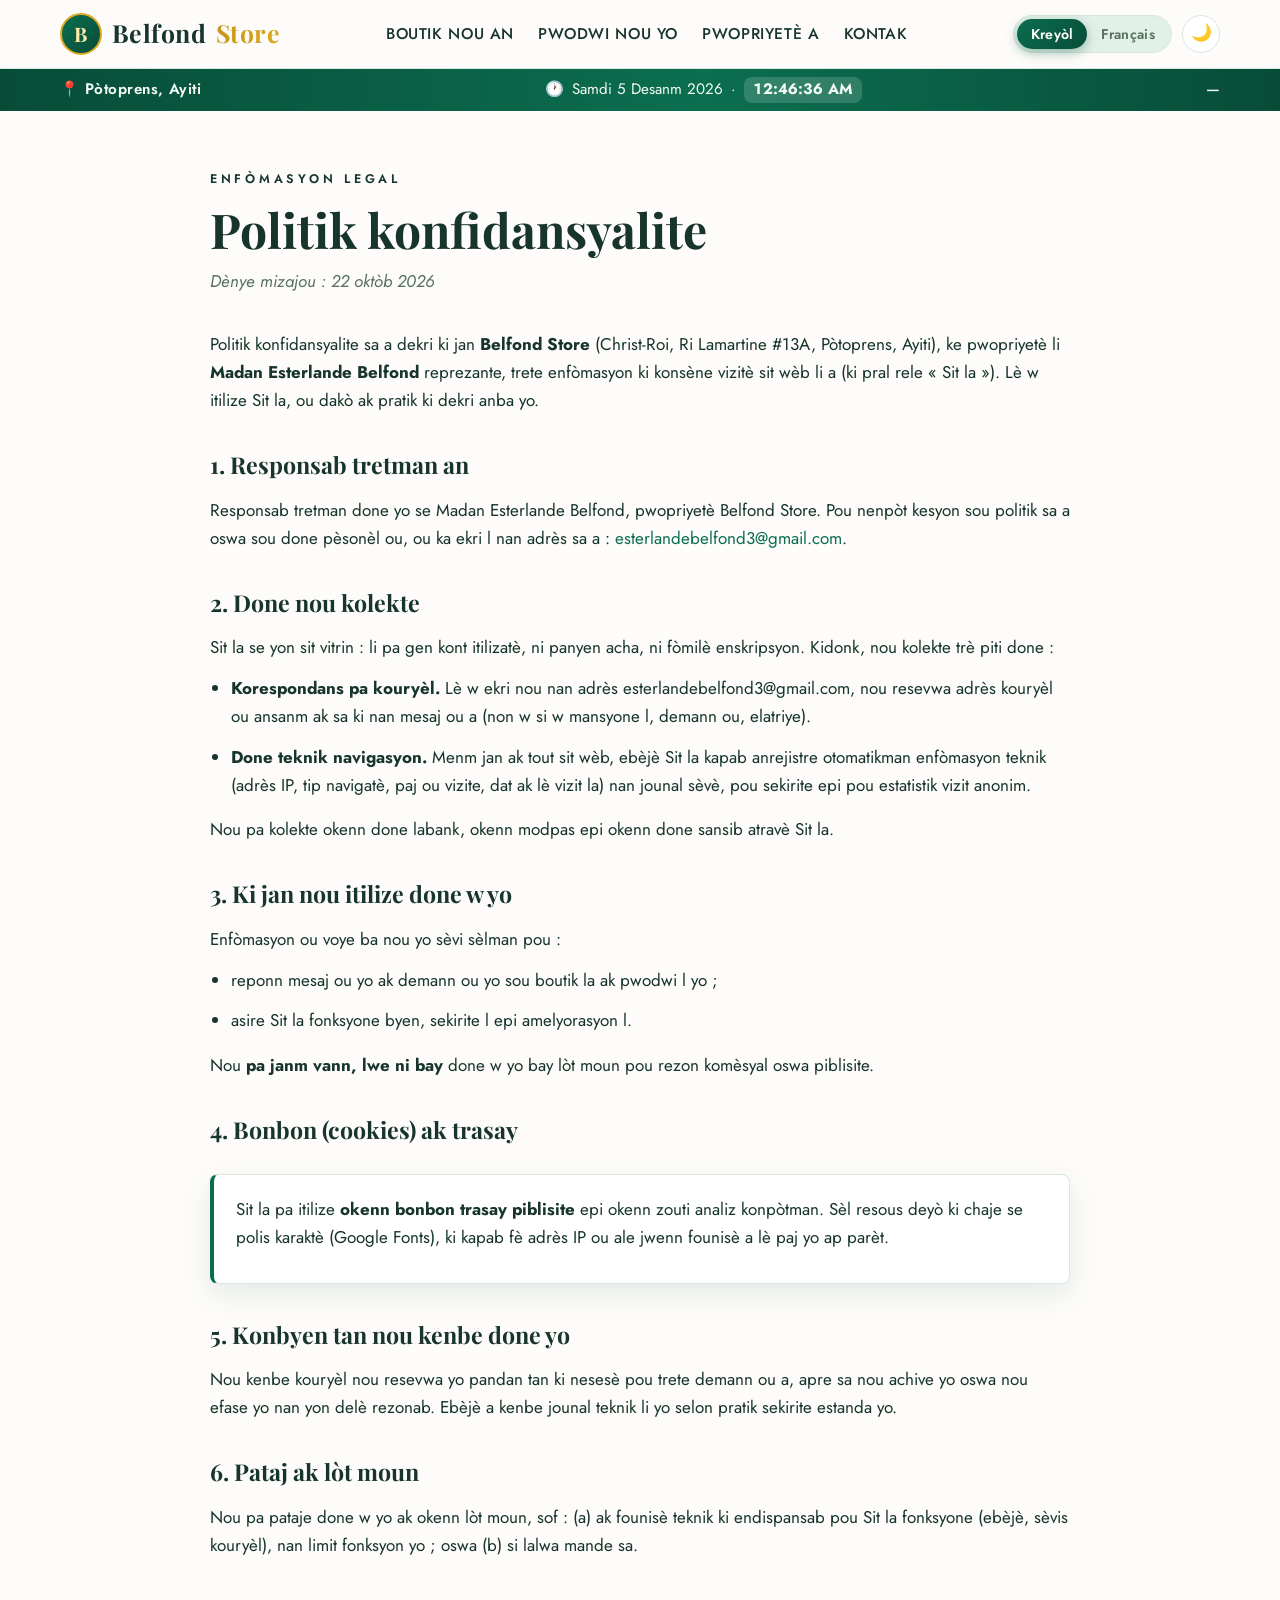
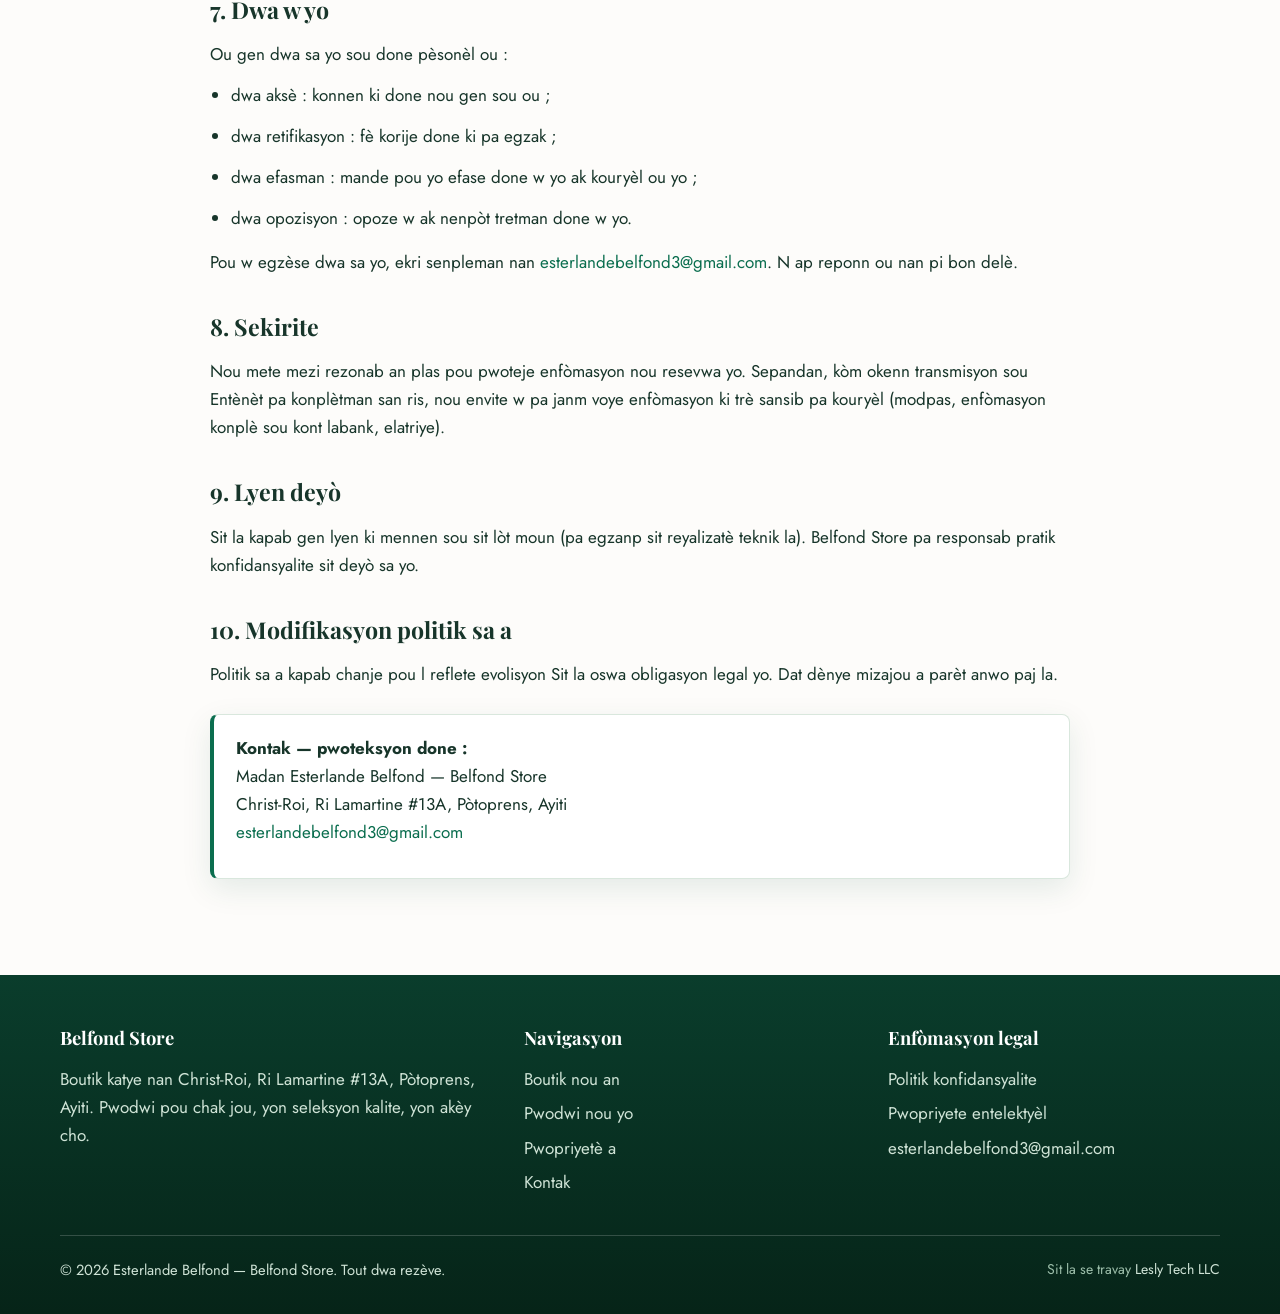
<file: politique-confidentialite.html>
<!DOCTYPE html>
<html lang="ht">
<head>
  <meta charset="UTF-8">
  <meta name="viewport" content="width=device-width, initial-scale=1.0">
  <title data-i18n-title="title.conf">Politik konfidansyalite — Belfond Store</title>
  <meta name="description" data-i18n-content="desc.conf" content="Politik konfidansyalite sit Belfond Store la (Christ-Roi, Pòtoprens, Ayiti) : done nou kolekte, ki jan nou itilize yo, dwa vizitè yo.">
  <script>
    (function () {
      try {
        var t = localStorage.getItem("belfond-theme");
        document.documentElement.setAttribute("data-theme", t === "dark" ? "dark" : "light");
        var l = localStorage.getItem("belfond-lang");
        if (l === "fr") document.documentElement.lang = "fr";
      } catch (e) {
        document.documentElement.setAttribute("data-theme", "light");
      }
    })();
  </script>
  <link rel="icon" type="image/svg+xml" href="favicon.svg">
  <link rel="preconnect" href="https://fonts.googleapis.com">
  <link rel="preconnect" href="https://fonts.gstatic.com" crossorigin>
  <link href="https://fonts.googleapis.com/css2?family=Playfair+Display:ital,wght@0,600;0,700;0,800;1,500&family=Jost:wght@400;500;600;700&display=swap" rel="stylesheet">
  <link rel="stylesheet" href="style.css">
</head>
<body>

  <header class="entete">
    <div class="conteneur entete-inner">
      <a class="logo" href="index.html">
        <span class="monogramme">B</span>
        Belfond <em>Store</em>
      </a>
      <nav class="principale">
        <a href="index.html#boutique" data-i18n="nav.boutique">Boutik nou an</a>
        <a href="index.html#produits" data-i18n="nav.produits">Pwodwi nou yo</a>
        <a href="index.html#proprietaire" data-i18n="nav.proprio">Pwopriyetè a</a>
        <a href="index.html#contact" data-i18n="nav.contact">Kontak</a>
      </nav>
      <div class="controles">
        <div class="lang-switch" role="group" aria-label="Lang / Langue">
          <button type="button" class="lang-btn actif" data-lang="ht" aria-pressed="true">Kreyòl</button>
          <button type="button" class="lang-btn" data-lang="fr" aria-pressed="false">Français</button>
        </div>
        <button type="button" class="theme-btn" data-i18n-aria="theme.label" aria-label="Chanje tèm (klè / fonse)">🌙</button>
      </div>
    </div>
  </header>

  <div class="barre-info">
    <div class="conteneur barre-info-inner">
      <span class="lieu">📍 <span data-i18n="bar.lieu">Pòtoprens, Ayiti</span></span>
      <span class="moment">🕐 <span id="date-live">—</span> · <span class="heure" id="heure-live">--:--:--</span></span>
      <span class="meteo" id="meteo-live">—</span>
    </div>
  </div>

  <main class="legal">
    <div class="conteneur">
      <p class="sur-titre" data-i18n="legal.surtitre">Enfòmasyon legal</p>
      <h1 data-i18n="conf.titre">Politik konfidansyalite</h1>
      <p class="maj" data-i18n="conf.maj">Dènye mizajou : 22 oktòb 2026</p>

      <p data-i18n-html="conf.intro">
        Politik konfidansyalite sa a dekri ki jan <strong>Belfond Store</strong>
        (Christ-Roi, Ri Lamartine #13A, Pòtoprens, Ayiti), ke pwopriyetè li
        <strong>Madan Esterlande Belfond</strong> reprezante, trete enfòmasyon
        ki konsène vizitè sit wèb li a (ki pral rele « Sit la »). Lè w itilize
        Sit la, ou dakò ak pratik ki dekri anba yo.
      </p>

      <h2 data-i18n="conf.h1">1. Responsab tretman an</h2>
      <p data-i18n-html="conf.p1">
        Responsab tretman done yo se Madan Esterlande Belfond, pwopriyetè
        Belfond Store. Pou nenpòt kesyon sou politik sa a oswa sou done
        pèsonèl ou, ou ka ekri l nan adrès sa a :
        <a href="mailto:esterlandebelfond3@gmail.com">esterlandebelfond3@gmail.com</a>.
      </p>

      <h2 data-i18n="conf.h2">2. Done nou kolekte</h2>
      <p data-i18n="conf.p2">Sit la se yon sit vitrin : li pa gen kont itilizatè, ni panyen acha, ni fòmilè enskripsyon. Kidonk, nou kolekte trè piti done :</p>
      <ul>
        <li data-i18n-html="conf.li2a"><strong>Korespondans pa kouryèl.</strong> Lè w ekri nou nan adrès esterlandebelfond3@gmail.com, nou resevwa adrès kouryèl ou ansanm ak sa ki nan mesaj ou a (non w si w mansyone l, demann ou, elatriye).</li>
        <li data-i18n-html="conf.li2b"><strong>Done teknik navigasyon.</strong> Menm jan ak tout sit wèb, ebèjè Sit la kapab anrejistre otomatikman enfòmasyon teknik (adrès IP, tip navigatè, paj ou vizite, dat ak lè vizit la) nan jounal sèvè, pou sekirite epi pou estatistik vizit anonim.</li>
      </ul>
      <p data-i18n="conf.p2b">Nou pa kolekte okenn done labank, okenn modpas epi okenn done sansib atravè Sit la.</p>

      <h2 data-i18n="conf.h3">3. Ki jan nou itilize done w yo</h2>
      <p data-i18n="conf.p3">Enfòmasyon ou voye ba nou yo sèvi sèlman pou :</p>
      <ul>
        <li data-i18n="conf.li3a">reponn mesaj ou yo ak demann ou yo sou boutik la ak pwodwi l yo ;</li>
        <li data-i18n="conf.li3b">asire Sit la fonksyone byen, sekirite l epi amelyorasyon l.</li>
      </ul>
      <p data-i18n-html="conf.p3b">
        Nou <strong>pa janm vann, lwe ni bay</strong> done w yo bay lòt moun
        pou rezon komèsyal oswa piblisite.
      </p>

      <h2 data-i18n="conf.h4">4. Bonbon (cookies) ak trasay</h2>
      <div class="encadre">
        <p data-i18n-html="conf.enc4">
          Sit la pa itilize <strong>okenn bonbon trasay piblisite</strong> epi
          okenn zouti analiz konpòtman. Sèl resous deyò ki chaje se polis
          karaktè (Google Fonts), ki kapab fè adrès IP ou ale jwenn founisè a
          lè paj yo ap parèt.
        </p>
      </div>

      <h2 data-i18n="conf.h5">5. Konbyen tan nou kenbe done yo</h2>
      <p data-i18n="conf.p5">
        Nou kenbe kouryèl nou resevwa yo pandan tan ki nesesè pou trete demann
        ou a, apre sa nou achive yo oswa nou efase yo nan yon delè rezonab.
        Ebèjè a kenbe jounal teknik li yo selon pratik sekirite estanda yo.
      </p>

      <h2 data-i18n="conf.h6">6. Pataj ak lòt moun</h2>
      <p data-i18n="conf.p6">
        Nou pa pataje done w yo ak okenn lòt moun, sof : (a) ak founisè teknik
        ki endispansab pou Sit la fonksyone (ebèjè, sèvis kouryèl), nan limit
        fonksyon yo ; oswa (b) si lalwa mande sa.
      </p>

      <h2 data-i18n="conf.h7">7. Dwa w yo</h2>
      <p data-i18n="conf.p7">Ou gen dwa sa yo sou done pèsonèl ou :</p>
      <ul>
        <li data-i18n="conf.li7a">dwa aksè : konnen ki done nou gen sou ou ;</li>
        <li data-i18n="conf.li7b">dwa retifikasyon : fè korije done ki pa egzak ;</li>
        <li data-i18n="conf.li7c">dwa efasman : mande pou yo efase done w yo ak kouryèl ou yo ;</li>
        <li data-i18n="conf.li7d">dwa opozisyon : opoze w ak nenpòt tretman done w yo.</li>
      </ul>
      <p data-i18n-html="conf.p7b">
        Pou w egzèse dwa sa yo, ekri senpleman nan
        <a href="mailto:esterlandebelfond3@gmail.com">esterlandebelfond3@gmail.com</a>.
        N ap reponn ou nan pi bon delè.
      </p>

      <h2 data-i18n="conf.h8">8. Sekirite</h2>
      <p data-i18n="conf.p8">
        Nou mete mezi rezonab an plas pou pwoteje enfòmasyon nou resevwa yo.
        Sepandan, kòm okenn transmisyon sou Entènèt pa konplètman san ris,
        nou envite w pa janm voye enfòmasyon ki trè sansib pa kouryèl
        (modpas, enfòmasyon konplè sou kont labank, elatriye).
      </p>

      <h2 data-i18n="conf.h9">9. Lyen deyò</h2>
      <p data-i18n="conf.p9">
        Sit la kapab gen lyen ki mennen sou sit lòt moun (pa egzanp sit
        reyalizatè teknik la). Belfond Store pa responsab pratik
        konfidansyalite sit deyò sa yo.
      </p>

      <h2 data-i18n="conf.h10">10. Modifikasyon politik sa a</h2>
      <p data-i18n="conf.p10">
        Politik sa a kapab chanje pou l reflete evolisyon Sit la oswa
        obligasyon legal yo. Dat dènye mizajou a parèt anwo paj la.
      </p>

      <div class="encadre">
        <p data-i18n-html="conf.encfin"><strong>Kontak — pwoteksyon done :</strong><br>
        Madan Esterlande Belfond — Belfond Store<br>
        Christ-Roi, Ri Lamartine #13A, Pòtoprens, Ayiti<br>
        <a href="mailto:esterlandebelfond3@gmail.com">esterlandebelfond3@gmail.com</a></p>
      </div>
    </div>
  </main>

  <footer>
    <div class="conteneur">
      <div class="pied-grille">
        <div>
          <h4>Belfond Store</h4>
          <p data-i18n="pied.desc">Boutik katye nan Christ-Roi, Ri Lamartine #13A, Pòtoprens, Ayiti. Pwodwi pou chak jou, yon seleksyon kalite, yon akèy cho.</p>
        </div>
        <div>
          <h4 data-i18n="pied.nav">Navigasyon</h4>
          <ul>
            <li><a href="index.html#boutique" data-i18n="nav.boutique">Boutik nou an</a></li>
            <li><a href="index.html#produits" data-i18n="nav.produits">Pwodwi nou yo</a></li>
            <li><a href="index.html#proprietaire" data-i18n="nav.proprio">Pwopriyetè a</a></li>
            <li><a href="index.html#contact" data-i18n="nav.contact">Kontak</a></li>
          </ul>
        </div>
        <div>
          <h4 data-i18n="pied.legal">Enfòmasyon legal</h4>
          <ul>
            <li><a href="politique-confidentialite.html" data-i18n="pied.conf">Politik konfidansyalite</a></li>
            <li><a href="propriete-intellectuelle.html" data-i18n="pied.pi">Pwopriyete entelektyèl</a></li>
            <li><a href="mailto:esterlandebelfond3@gmail.com">esterlandebelfond3@gmail.com</a></li>
          </ul>
        </div>
      </div>
      <div class="pied-bas">
        <span data-i18n="pied.droits">© 2026 Esterlande Belfond — Belfond Store. Tout dwa rezève.</span>
        <span class="realisation" data-i18n-html="pied.realis">Sit la se travay <a href="https://lesly-tech-llc.onrender.com" target="_blank" rel="noopener">Lesly Tech LLC</a></span>
      </div>
    </div>
  </footer>

  <script src="i18n.js"></script>
  <script src="app.js"></script>
</body>
</html>
</file>
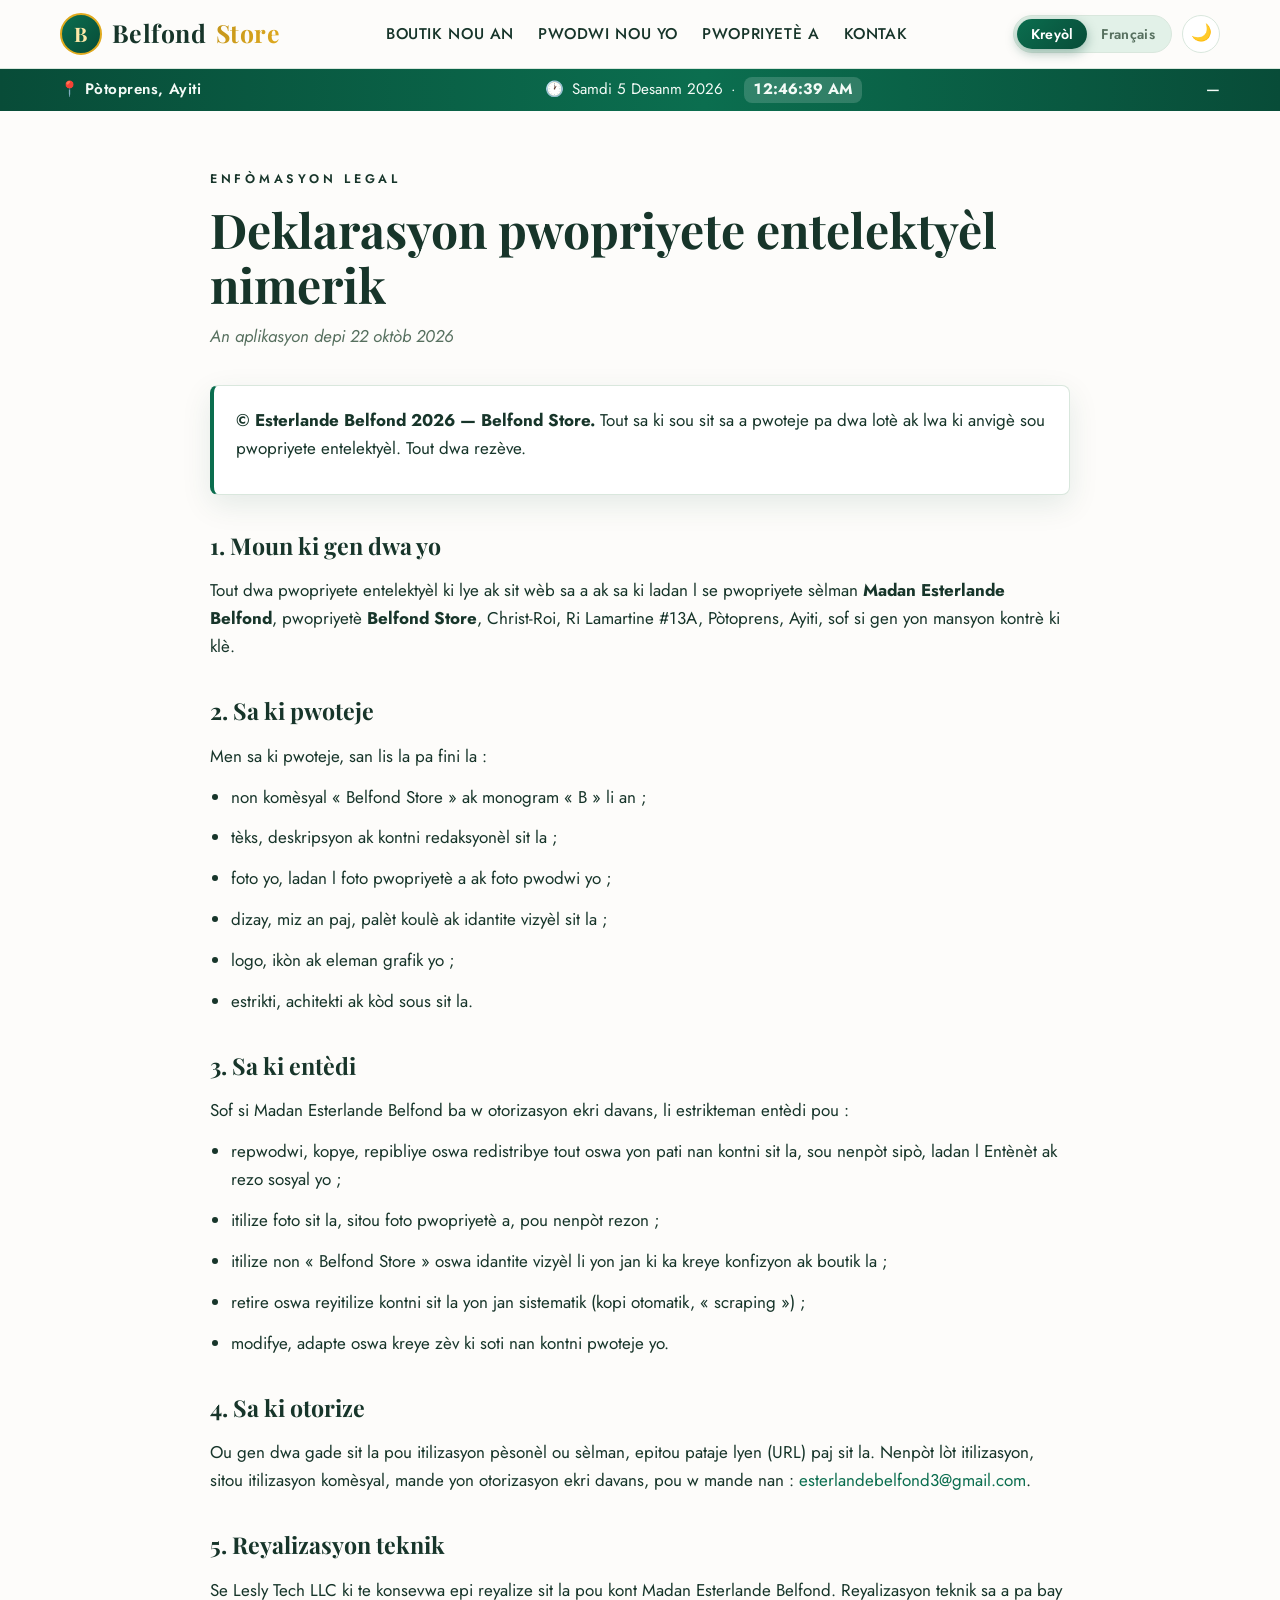
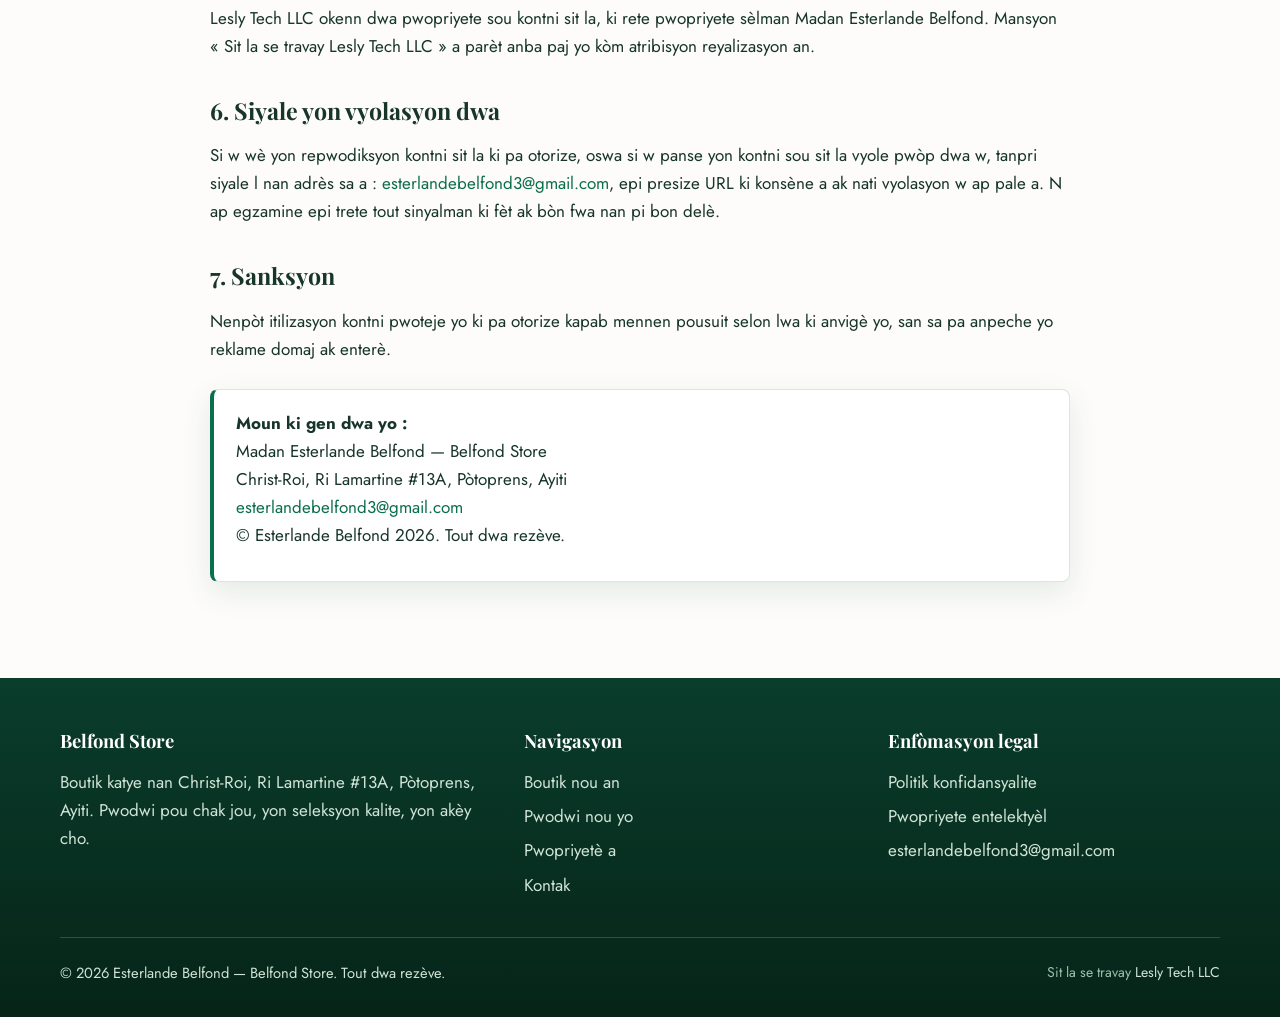
<file: propriete-intellectuelle.html>
<!DOCTYPE html>
<html lang="ht">
<head>
  <meta charset="UTF-8">
  <meta name="viewport" content="width=device-width, initial-scale=1.0">
  <title data-i18n-title="title.pi">Pwopriyete entelektyèl — Belfond Store</title>
  <meta name="description" data-i18n-content="desc.pi" content="Deklarasyon pwopriyete entelektyèl nimerik Belfond Store : dwa lotè Madan Esterlande Belfond sou tout kontni sit la.">
  <script>
    (function () {
      try {
        var t = localStorage.getItem("belfond-theme");
        document.documentElement.setAttribute("data-theme", t === "dark" ? "dark" : "light");
        var l = localStorage.getItem("belfond-lang");
        if (l === "fr") document.documentElement.lang = "fr";
      } catch (e) {
        document.documentElement.setAttribute("data-theme", "light");
      }
    })();
  </script>
  <link rel="icon" type="image/svg+xml" href="favicon.svg">
  <link rel="preconnect" href="https://fonts.googleapis.com">
  <link rel="preconnect" href="https://fonts.gstatic.com" crossorigin>
  <link href="https://fonts.googleapis.com/css2?family=Playfair+Display:ital,wght@0,600;0,700;0,800;1,500&family=Jost:wght@400;500;600;700&display=swap" rel="stylesheet">
  <link rel="stylesheet" href="style.css">
</head>
<body>

  <header class="entete">
    <div class="conteneur entete-inner">
      <a class="logo" href="index.html">
        <span class="monogramme">B</span>
        Belfond <em>Store</em>
      </a>
      <nav class="principale">
        <a href="index.html#boutique" data-i18n="nav.boutique">Boutik nou an</a>
        <a href="index.html#produits" data-i18n="nav.produits">Pwodwi nou yo</a>
        <a href="index.html#proprietaire" data-i18n="nav.proprio">Pwopriyetè a</a>
        <a href="index.html#contact" data-i18n="nav.contact">Kontak</a>
      </nav>
      <div class="controles">
        <div class="lang-switch" role="group" aria-label="Lang / Langue">
          <button type="button" class="lang-btn actif" data-lang="ht" aria-pressed="true">Kreyòl</button>
          <button type="button" class="lang-btn" data-lang="fr" aria-pressed="false">Français</button>
        </div>
        <button type="button" class="theme-btn" data-i18n-aria="theme.label" aria-label="Chanje tèm (klè / fonse)">🌙</button>
      </div>
    </div>
  </header>

  <div class="barre-info">
    <div class="conteneur barre-info-inner">
      <span class="lieu">📍 <span data-i18n="bar.lieu">Pòtoprens, Ayiti</span></span>
      <span class="moment">🕐 <span id="date-live">—</span> · <span class="heure" id="heure-live">--:--:--</span></span>
      <span class="meteo" id="meteo-live">—</span>
    </div>
  </div>

  <main class="legal">
    <div class="conteneur">
      <p class="sur-titre" data-i18n="legal.surtitre">Enfòmasyon legal</p>
      <h1 data-i18n="pi.titre">Deklarasyon pwopriyete entelektyèl nimerik</h1>
      <p class="maj" data-i18n="pi.maj">An aplikasyon depi 22 oktòb 2026</p>

      <div class="encadre">
        <p data-i18n-html="pi.enc1">
          <strong>© Esterlande Belfond 2026 — Belfond Store.</strong>
          Tout sa ki sou sit sa a pwoteje pa dwa lotè ak lwa ki anvigè sou
          pwopriyete entelektyèl. Tout dwa rezève.
        </p>
      </div>

      <h2 data-i18n="pi.h1">1. Moun ki gen dwa yo</h2>
      <p data-i18n-html="pi.p1">
        Tout dwa pwopriyete entelektyèl ki lye ak sit wèb sa a ak sa ki ladan
        l se pwopriyete sèlman <strong>Madan Esterlande Belfond</strong>,
        pwopriyetè <strong>Belfond Store</strong>, Christ-Roi, Ri Lamartine
        #13A, Pòtoprens, Ayiti, sof si gen yon mansyon kontrè ki klè.
      </p>

      <h2 data-i18n="pi.h2">2. Sa ki pwoteje</h2>
      <p data-i18n="pi.p2">Men sa ki pwoteje, san lis la pa fini la :</p>
      <ul>
        <li data-i18n="pi.li2a">non komèsyal « Belfond Store » ak monogram « B » li an ;</li>
        <li data-i18n="pi.li2b">tèks, deskripsyon ak kontni redaksyonèl sit la ;</li>
        <li data-i18n="pi.li2c">foto yo, ladan l foto pwopriyetè a ak foto pwodwi yo ;</li>
        <li data-i18n="pi.li2d">dizay, miz an paj, palèt koulè ak idantite vizyèl sit la ;</li>
        <li data-i18n="pi.li2e">logo, ikòn ak eleman grafik yo ;</li>
        <li data-i18n="pi.li2f">estrikti, achitekti ak kòd sous sit la.</li>
      </ul>

      <h2 data-i18n="pi.h3">3. Sa ki entèdi</h2>
      <p data-i18n="pi.p3">Sof si Madan Esterlande Belfond ba w otorizasyon ekri davans, li estrikteman entèdi pou :</p>
      <ul>
        <li data-i18n="pi.li3a">repwodwi, kopye, repibliye oswa redistribye tout oswa yon pati nan kontni sit la, sou nenpòt sipò, ladan l Entènèt ak rezo sosyal yo ;</li>
        <li data-i18n="pi.li3b">itilize foto sit la, sitou foto pwopriyetè a, pou nenpòt rezon ;</li>
        <li data-i18n="pi.li3c">itilize non « Belfond Store » oswa idantite vizyèl li yon jan ki ka kreye konfizyon ak boutik la ;</li>
        <li data-i18n="pi.li3d">retire oswa reyitilize kontni sit la yon jan sistematik (kopi otomatik, « scraping ») ;</li>
        <li data-i18n="pi.li3e">modifye, adapte oswa kreye zèv ki soti nan kontni pwoteje yo.</li>
      </ul>

      <h2 data-i18n="pi.h4">4. Sa ki otorize</h2>
      <p data-i18n-html="pi.p4">
        Ou gen dwa gade sit la pou itilizasyon pèsonèl ou sèlman, epitou
        pataje lyen (URL) paj sit la. Nenpòt lòt itilizasyon, sitou
        itilizasyon komèsyal, mande yon otorizasyon ekri davans, pou w mande
        nan : <a href="mailto:esterlandebelfond3@gmail.com">esterlandebelfond3@gmail.com</a>.
      </p>

      <h2 data-i18n="pi.h5">5. Reyalizasyon teknik</h2>
      <p data-i18n="pi.p5">
        Se Lesly Tech LLC ki te konsevwa epi reyalize sit la pou kont Madan
        Esterlande Belfond. Reyalizasyon teknik sa a pa bay Lesly Tech LLC
        okenn dwa pwopriyete sou kontni sit la, ki rete pwopriyete sèlman
        Madan Esterlande Belfond. Mansyon « Sit la se travay Lesly Tech LLC »
        a parèt anba paj yo kòm atribisyon reyalizasyon an.
      </p>

      <h2 data-i18n="pi.h6">6. Siyale yon vyolasyon dwa</h2>
      <p data-i18n-html="pi.p6">
        Si w wè yon repwodiksyon kontni sit la ki pa otorize, oswa si w panse
        yon kontni sou sit la vyole pwòp dwa w, tanpri siyale l nan adrès sa
        a : <a href="mailto:esterlandebelfond3@gmail.com">esterlandebelfond3@gmail.com</a>,
        epi presize URL ki konsène a ak nati vyolasyon w ap pale a. N ap
        egzamine epi trete tout sinyalman ki fèt ak bòn fwa nan pi bon delè.
      </p>

      <h2 data-i18n="pi.h7">7. Sanksyon</h2>
      <p data-i18n="pi.p7">
        Nenpòt itilizasyon kontni pwoteje yo ki pa otorize kapab mennen
        pousuit selon lwa ki anvigè yo, san sa pa anpeche yo reklame domaj ak
        enterè.
      </p>

      <div class="encadre">
        <p data-i18n-html="pi.encfin"><strong>Moun ki gen dwa yo :</strong><br>
        Madan Esterlande Belfond — Belfond Store<br>
        Christ-Roi, Ri Lamartine #13A, Pòtoprens, Ayiti<br>
        <a href="mailto:esterlandebelfond3@gmail.com">esterlandebelfond3@gmail.com</a><br>
        © Esterlande Belfond 2026. Tout dwa rezève.</p>
      </div>
    </div>
  </main>

  <footer>
    <div class="conteneur">
      <div class="pied-grille">
        <div>
          <h4>Belfond Store</h4>
          <p data-i18n="pied.desc">Boutik katye nan Christ-Roi, Ri Lamartine #13A, Pòtoprens, Ayiti. Pwodwi pou chak jou, yon seleksyon kalite, yon akèy cho.</p>
        </div>
        <div>
          <h4 data-i18n="pied.nav">Navigasyon</h4>
          <ul>
            <li><a href="index.html#boutique" data-i18n="nav.boutique">Boutik nou an</a></li>
            <li><a href="index.html#produits" data-i18n="nav.produits">Pwodwi nou yo</a></li>
            <li><a href="index.html#proprietaire" data-i18n="nav.proprio">Pwopriyetè a</a></li>
            <li><a href="index.html#contact" data-i18n="nav.contact">Kontak</a></li>
          </ul>
        </div>
        <div>
          <h4 data-i18n="pied.legal">Enfòmasyon legal</h4>
          <ul>
            <li><a href="politique-confidentialite.html" data-i18n="pied.conf">Politik konfidansyalite</a></li>
            <li><a href="propriete-intellectuelle.html" data-i18n="pied.pi">Pwopriyete entelektyèl</a></li>
            <li><a href="mailto:esterlandebelfond3@gmail.com">esterlandebelfond3@gmail.com</a></li>
          </ul>
        </div>
      </div>
      <div class="pied-bas">
        <span data-i18n="pied.droits">© 2026 Esterlande Belfond — Belfond Store. Tout dwa rezève.</span>
        <span class="realisation" data-i18n-html="pied.realis">Sit la se travay <a href="https://lesly-tech-llc.onrender.com" target="_blank" rel="noopener">Lesly Tech LLC</a></span>
      </div>
    </div>
  </footer>

  <script src="i18n.js"></script>
  <script src="app.js"></script>
</body>
</html>
</file>
<file: style.css>
/* ============================================================
   Belfond Store — Feuille de style v2
   Direction : lumineuse et moderne — blanc cassé éclatant,
   vert émeraude profond, doré vif, touches de corail.
   Thèmes clair / sombre via variables CSS ([data-theme]).
   Réalisé par Lesly Tech LLC
   ============================================================ */

:root {
  --fond: #fdfcfa;
  --fond-alt: #edf6f0;
  --carte: #ffffff;
  --emeraude: #0b6e4f;
  --emeraude-fonce: #084c38;
  --emeraude-clair: #e2f1e8;
  --or: #c2941a;
  --or-vif: #e0aa1e;
  --corail: #ff6b4a;
  --texte: #17352a;
  --texte-doux: #57705f;
  --ligne: #d9e7dd;
  --entete-fond: rgba(253, 252, 250, 0.92);
  --ombre: 0 10px 30px rgba(8, 76, 56, 0.10);
  --ombre-forte: 0 26px 55px rgba(8, 76, 56, 0.20);
  --rayon: 16px;
  --serif: "Playfair Display", Georgia, serif;
  --sans: "Jost", "Segoe UI", Helvetica, Arial, sans-serif;
}

[data-theme="dark"] {
  --fond: #0c1712;
  --fond-alt: #101f18;
  --carte: #14231b;
  --emeraude: #2fbf8f;
  --emeraude-fonce: #0e3a2a;
  --emeraude-clair: #173326;
  --or: #e3b34e;
  --or-vif: #f0c35c;
  --corail: #ff8266;
  --texte: #e9f2ec;
  --texte-doux: #a7bcb0;
  --ligne: #24402f;
  --entete-fond: rgba(12, 23, 18, 0.92);
  --ombre: 0 10px 30px rgba(0, 0, 0, 0.45);
  --ombre-forte: 0 26px 55px rgba(0, 0, 0, 0.55);
}

* { margin: 0; padding: 0; box-sizing: border-box; }

html { scroll-behavior: smooth; }

body {
  font-family: var(--sans);
  background: var(--fond);
  color: var(--texte);
  line-height: 1.65;
  font-size: 17px;
  -webkit-font-smoothing: antialiased;
  transition: background 0.35s ease, color 0.35s ease;
}

img { max-width: 100%; display: block; }
a { color: var(--emeraude); text-decoration: none; }
a:hover { text-decoration: underline; }

.conteneur { width: min(1160px, 92%); margin: 0 auto; }

/* ---------- En-tête ---------- */
.entete {
  position: sticky; top: 0; z-index: 60;
  background: var(--entete-fond);
  backdrop-filter: blur(10px);
  border-bottom: 1px solid var(--ligne);
}
.entete-inner {
  display: flex; align-items: center; justify-content: space-between;
  gap: 1rem; padding: 0.8rem 0; flex-wrap: wrap;
}
.logo {
  font-family: var(--serif);
  font-size: 1.55rem; font-weight: 700; color: var(--texte);
  letter-spacing: 0.02em; display: flex; align-items: center; gap: 0.6rem;
}
.logo:hover { text-decoration: none; }
.logo .monogramme {
  display: inline-flex; align-items: center; justify-content: center;
  width: 42px; height: 42px; border-radius: 50%;
  background: linear-gradient(135deg, var(--emeraude), var(--emeraude-fonce));
  color: #ffe9a8;
  font-size: 1.25rem; border: 2px solid var(--or-vif);
  flex: none;
}
.logo em {
  font-style: normal;
  background: linear-gradient(120deg, var(--or), var(--or-vif));
  -webkit-background-clip: text; background-clip: text;
  -webkit-text-fill-color: transparent; color: var(--or);
}
nav.principale { display: flex; gap: 1.5rem; flex-wrap: wrap; }
nav.principale a {
  color: var(--texte); font-size: 0.97rem; letter-spacing: 0.04em;
  text-transform: uppercase; font-weight: 500;
}
nav.principale a:hover { color: var(--emeraude); text-decoration: none; }

/* Contrôles : langue + thème */
.controles { display: flex; align-items: center; gap: 0.6rem; }
.lang-switch {
  display: inline-flex; background: var(--emeraude-clair);
  border: 1px solid var(--ligne); border-radius: 999px; padding: 3px;
}
.lang-btn {
  border: 0; background: transparent; cursor: pointer;
  font-family: var(--sans); font-size: 0.88rem; font-weight: 600;
  letter-spacing: 0.02em; color: var(--texte-doux);
  padding: 0.32rem 0.85rem; border-radius: 999px;
  transition: background 0.2s ease, color 0.2s ease;
}
.lang-btn.actif {
  background: linear-gradient(135deg, var(--emeraude), var(--emeraude-fonce));
  color: #fff; box-shadow: 0 4px 12px rgba(8, 76, 56, 0.35);
}
.theme-btn {
  width: 38px; height: 38px; border-radius: 50%; cursor: pointer;
  border: 1px solid var(--ligne); background: var(--carte);
  font-size: 1.05rem; line-height: 1;
  display: inline-flex; align-items: center; justify-content: center;
  transition: transform 0.15s ease, box-shadow 0.15s ease;
}
.theme-btn:hover { transform: translateY(-1px); box-shadow: var(--ombre); }

/* ---------- Barre d'info : lieu · date · heure · météo ---------- */
.barre-info {
  background: linear-gradient(90deg, var(--emeraude-fonce), var(--emeraude) 55%, var(--emeraude-fonce));
  color: #f4fbf7;
}
.barre-info-inner {
  display: flex; align-items: center; justify-content: space-between;
  gap: 0.6rem 1.6rem; flex-wrap: wrap;
  padding: 0.5rem 0; font-size: 0.95rem;
}
.barre-info .lieu { font-weight: 600; letter-spacing: 0.03em; white-space: nowrap; }
.barre-info .moment { display: flex; gap: 0.5rem; align-items: baseline; flex-wrap: wrap; }
.barre-info .heure {
  font-weight: 700; font-variant-numeric: tabular-nums;
  background: rgba(255, 255, 255, 0.16); border-radius: 8px; padding: 0.05rem 0.55rem;
}
.barre-info .meteo { font-weight: 500; }

/* ---------- Hero ---------- */
.hero {
  position: relative; overflow: hidden;
  background:
    radial-gradient(700px 340px at 88% -6%, rgba(224, 170, 30, 0.22), transparent 62%),
    radial-gradient(820px 420px at -8% 108%, rgba(11, 110, 79, 0.16), transparent 60%),
    linear-gradient(180deg, var(--fond) 0%, var(--fond-alt) 100%);
  border-bottom: 1px solid var(--ligne);
  padding: 4rem 0 4.4rem;
}
.hero-grille {
  display: grid; grid-template-columns: 1.15fr 0.85fr;
  gap: 3.2rem; align-items: center; position: relative;
}
.badge-lieu {
  display: inline-block;
  background: var(--carte); border: 1.5px solid var(--or-vif);
  color: var(--emeraude); font-weight: 600;
  letter-spacing: 0.18em; text-transform: uppercase; font-size: 0.76rem;
  padding: 0.42rem 1rem; border-radius: 999px; margin-bottom: 1.2rem;
  box-shadow: var(--ombre);
}
.sur-titre {
  text-transform: uppercase; letter-spacing: 0.3em;
  font-size: 0.78rem; color: var(--emeraude); font-weight: 600;
  margin-bottom: 1rem;
}
.hero h1 {
  font-family: var(--serif); font-weight: 800;
  font-size: clamp(2.9rem, 6vw, 4.4rem);
  line-height: 1.05; color: var(--texte);
  margin-bottom: 1.1rem;
}
.hero h1 em {
  font-style: italic;
  background: linear-gradient(120deg, var(--or) 10%, var(--or-vif) 55%, var(--corail) 115%);
  -webkit-background-clip: text; background-clip: text;
  -webkit-text-fill-color: transparent; color: var(--or);
}
.hero .accroche {
  font-size: 1.18rem; color: var(--texte-doux);
  max-width: 34rem; margin-bottom: 2rem;
}
.boutons { display: flex; gap: 0.9rem; flex-wrap: wrap; }
.btn {
  display: inline-block; padding: 0.85rem 1.7rem; border-radius: 999px;
  font-weight: 600; letter-spacing: 0.03em; font-size: 1rem;
  transition: transform 0.15s ease, box-shadow 0.15s ease, background 0.15s ease;
}
.btn:hover { text-decoration: none; transform: translateY(-2px); }
.btn-or {
  background: linear-gradient(135deg, var(--emeraude), var(--emeraude-fonce));
  color: #fff; box-shadow: 0 10px 24px rgba(8, 76, 56, 0.35);
  border: 1.5px solid rgba(224, 170, 30, 0.65);
}
.btn-or:hover { color: #fff; }
.btn-contour {
  border: 1.5px solid var(--emeraude); color: var(--emeraude); background: transparent;
}
.btn-contour:hover { background: var(--emeraude); color: #fff; }

/* Carte portrait du hero — légende TOUJOURS contenue dans le cadre */
.cadre-photo {
  position: relative; max-width: 420px; width: 100%; margin: 0 auto;
  background: var(--carte); border-radius: 18px;
  padding: 12px 12px 0;
  box-shadow: var(--ombre-forte);
}
.cadre-photo::before {
  content: ""; position: absolute; inset: 0; z-index: -1;
  transform: translate(16px, 16px);
  border: 2px solid var(--or-vif); border-radius: 18px;
}
.cadre-photo img {
  border-radius: 12px; width: 100%;
  aspect-ratio: 4 / 5; object-fit: cover;
}
.cadre-photo figcaption {
  display: block; width: 100%;
  padding: 0.85rem 0.6rem 1rem;
  text-align: center;
  font-family: var(--serif); font-style: italic;
  color: var(--texte); font-size: 1.02rem; line-height: 1.35;
  overflow-wrap: break-word;
}

/* ---------- Sections ---------- */
section.bloc { padding: 4.4rem 0; }
section.bloc.alt { background: var(--fond-alt); }
.titre-section { text-align: center; max-width: 44rem; margin: 0 auto 2.8rem; }
.titre-section .sur-titre { margin-bottom: 0.6rem; }
.titre-section h2 {
  font-family: var(--serif); font-size: clamp(2rem, 4vw, 2.7rem);
  color: var(--texte); line-height: 1.15; margin-bottom: 0.7rem;
}
.titre-section p { color: var(--texte-doux); }
.filet {
  width: 74px; height: 3px; border-radius: 2px;
  background: linear-gradient(90deg, var(--emeraude), var(--or-vif));
  margin: 0 auto 1.1rem;
}

/* Piliers */
.piliers { display: grid; grid-template-columns: repeat(3, 1fr); gap: 1.4rem; }
.pilier {
  background: var(--carte); border: 1px solid var(--ligne); border-radius: var(--rayon);
  padding: 1.9rem 1.6rem; text-align: center;
  box-shadow: var(--ombre);
  transition: transform 0.18s ease, box-shadow 0.18s ease;
}
.pilier:hover { transform: translateY(-4px); box-shadow: var(--ombre-forte); }
.pilier .icone {
  width: 58px; height: 58px; margin: 0 auto 1rem; border-radius: 50%;
  background: var(--emeraude-clair); border: 1.5px solid var(--emeraude);
  display: flex; align-items: center; justify-content: center;
  font-size: 1.5rem; color: var(--emeraude);
  font-family: var(--serif); font-weight: 700;
}
.pilier h3 { font-family: var(--serif); color: var(--texte); font-size: 1.3rem; margin-bottom: 0.5rem; }
.pilier p { color: var(--texte-doux); font-size: 0.98rem; }

/* ---------- Vitrine produits ---------- */
.vitrine { display: grid; grid-template-columns: repeat(4, 1fr); gap: 1.3rem; }
.carte-produit {
  background: var(--carte); border: 1px solid var(--ligne); border-radius: var(--rayon);
  overflow: hidden; box-shadow: var(--ombre);
  transition: transform 0.18s ease, box-shadow 0.18s ease;
}
.carte-produit:hover { transform: translateY(-4px); box-shadow: var(--ombre-forte); }
.produit-photo {
  position: relative; aspect-ratio: 4 / 3; overflow: hidden;
  background:
    radial-gradient(300px 200px at 50% 0%, rgba(224, 170, 30, 0.20), transparent 70%),
    linear-gradient(160deg, var(--emeraude-clair), var(--fond-alt));
  display: flex; align-items: center; justify-content: center;
}
.produit-photo img {
  position: absolute; inset: 0; width: 100%; height: 100%; object-fit: cover;
}
.attente { text-align: center; color: var(--texte-doux); padding: 1rem; }
.attente .mono {
  font-family: var(--serif); font-size: 2rem; color: var(--emeraude);
  display: block; line-height: 1;
}
.attente .libelle {
  display: block; margin-top: 0.45rem; font-size: 0.82rem;
  letter-spacing: 0.22em; text-transform: uppercase;
}
.produit-infos { padding: 1rem 1.1rem 1.2rem; text-align: center; }
.produit-infos h3 { font-family: var(--serif); color: var(--texte); font-size: 1.12rem; }
.produit-infos p { color: var(--texte-doux); font-size: 0.92rem; }
.note-vitrine { text-align: center; color: var(--texte-doux); margin-top: 1.8rem; font-style: italic; }

/* ---------- Propriétaire ---------- */
.proprio-grille {
  display: grid; grid-template-columns: 0.8fr 1.2fr;
  gap: 3rem; align-items: center;
}
.proprio-photo { max-width: 380px; width: 100%; margin: 0 auto; position: relative; }
.proprio-photo::before {
  content: ""; position: absolute; inset: 0; z-index: -1;
  transform: translate(-14px, 14px);
  border: 2px solid var(--or-vif); border-radius: var(--rayon);
}
.proprio-photo img {
  border-radius: var(--rayon); width: 100%;
  aspect-ratio: 1 / 1; object-fit: cover;
  box-shadow: var(--ombre-forte);
}
.proprio-texte h2 {
  font-family: var(--serif); font-size: clamp(1.9rem, 3.6vw, 2.5rem);
  color: var(--texte); margin-bottom: 1rem; line-height: 1.2;
}
.proprio-texte p { color: var(--texte); margin-bottom: 1rem; }
.proprio-texte .signature {
  font-family: var(--serif); font-style: italic; font-size: 1.25rem; color: var(--emeraude);
}

/* ---------- Contact ---------- */
.contact-grille { display: grid; grid-template-columns: repeat(3, 1fr); gap: 1.4rem; }
.carte-contact {
  background: linear-gradient(150deg, var(--emeraude), var(--emeraude-fonce));
  color: #f2faf5; border-radius: var(--rayon);
  padding: 2rem 1.7rem; text-align: center;
  box-shadow: var(--ombre);
  border: 1px solid rgba(224, 170, 30, 0.4);
}
.carte-contact h3 {
  font-family: var(--serif); color: #ffd968;
  font-size: 1.25rem; margin-bottom: 0.6rem; letter-spacing: 0.04em;
}
.carte-contact p { color: #e5f2e9; font-size: 1rem; word-break: break-word; }
.carte-contact a { color: #ffffff; text-decoration: underline; }
.carte-contact .btn { margin-top: 0.6rem; }
.carte-contact .btn-or {
  background: linear-gradient(135deg, var(--or-vif), var(--or));
  border-color: rgba(255, 255, 255, 0.35); color: #241a02;
  box-shadow: 0 10px 24px rgba(0, 0, 0, 0.25);
}

/* ---------- Pied de page ---------- */
footer {
  background: linear-gradient(180deg, #0a3d2c, #062418);
  color: #cfe3d6;
  padding: 3rem 0 2rem;
}
[data-theme="dark"] footer { background: linear-gradient(180deg, #08130d, #050c08); }
.pied-grille {
  display: grid; grid-template-columns: 1.3fr 1fr 1fr; gap: 2rem; margin-bottom: 2rem;
}
.pied-grille h4 {
  font-family: var(--serif); color: #ffffff; font-size: 1.15rem; margin-bottom: 0.7rem;
}
.pied-grille a { color: #cfe3d6; }
.pied-grille a:hover { color: var(--or-vif); }
.pied-grille ul { list-style: none; }
.pied-grille li { margin-bottom: 0.4rem; }
.pied-bas {
  border-top: 1px solid rgba(255, 255, 255, 0.18); padding-top: 1.4rem;
  display: flex; justify-content: space-between; gap: 1rem; flex-wrap: wrap;
  font-size: 0.92rem;
}
.realisation { color: #9dbfab; font-size: 0.88rem; }
.realisation a { color: #cfe3d6; }

/* ---------- Pages légales ---------- */
.legal { padding: 3.6rem 0 4.4rem; }
.legal .conteneur { max-width: 860px; }
.legal h1 {
  font-family: var(--serif); color: var(--texte);
  font-size: clamp(2rem, 4.5vw, 3rem); line-height: 1.15; margin-bottom: 0.6rem;
}
.legal .maj { color: var(--texte-doux); font-style: italic; margin-bottom: 2.2rem; }
.legal h2 {
  font-family: var(--serif); color: var(--texte);
  font-size: 1.45rem; margin: 2rem 0 0.7rem;
}
.legal p, .legal li { color: var(--texte); margin-bottom: 0.8rem; }
.legal ul { padding-left: 1.3rem; margin-bottom: 1rem; }
.legal .encadre {
  background: var(--carte); border: 1px solid var(--ligne); border-left: 4px solid var(--emeraude);
  border-radius: 8px; padding: 1.2rem 1.4rem; margin: 1.6rem 0;
  box-shadow: var(--ombre);
}

/* ---------- Révélation au défilement ---------- */
.reveal { opacity: 0; transform: translateY(22px); transition: opacity 0.7s ease, transform 0.7s ease; }
.reveal.visible { opacity: 1; transform: none; }
@media (prefers-reduced-motion: reduce) {
  .reveal { opacity: 1; transform: none; transition: none; }
  html { scroll-behavior: auto; }
}

/* ---------- Responsive ---------- */
@media (max-width: 960px) {
  .vitrine { grid-template-columns: repeat(2, 1fr); }
  .piliers, .contact-grille { grid-template-columns: 1fr; }
  .hero-grille, .proprio-grille { grid-template-columns: 1fr; }
  .hero { padding: 3rem 0 3.4rem; }
  .pied-grille { grid-template-columns: 1fr; }
  nav.principale { gap: 1rem; }
  nav.principale a { font-size: 0.88rem; }
  .entete-inner { justify-content: center; }
}
@media (max-width: 520px) {
  .vitrine { grid-template-columns: 1fr; }
  .entete-inner { flex-direction: column; gap: 0.55rem; }
  .barre-info-inner { justify-content: center; text-align: center; }
  .barre-info .moment { justify-content: center; }
}
</file>
